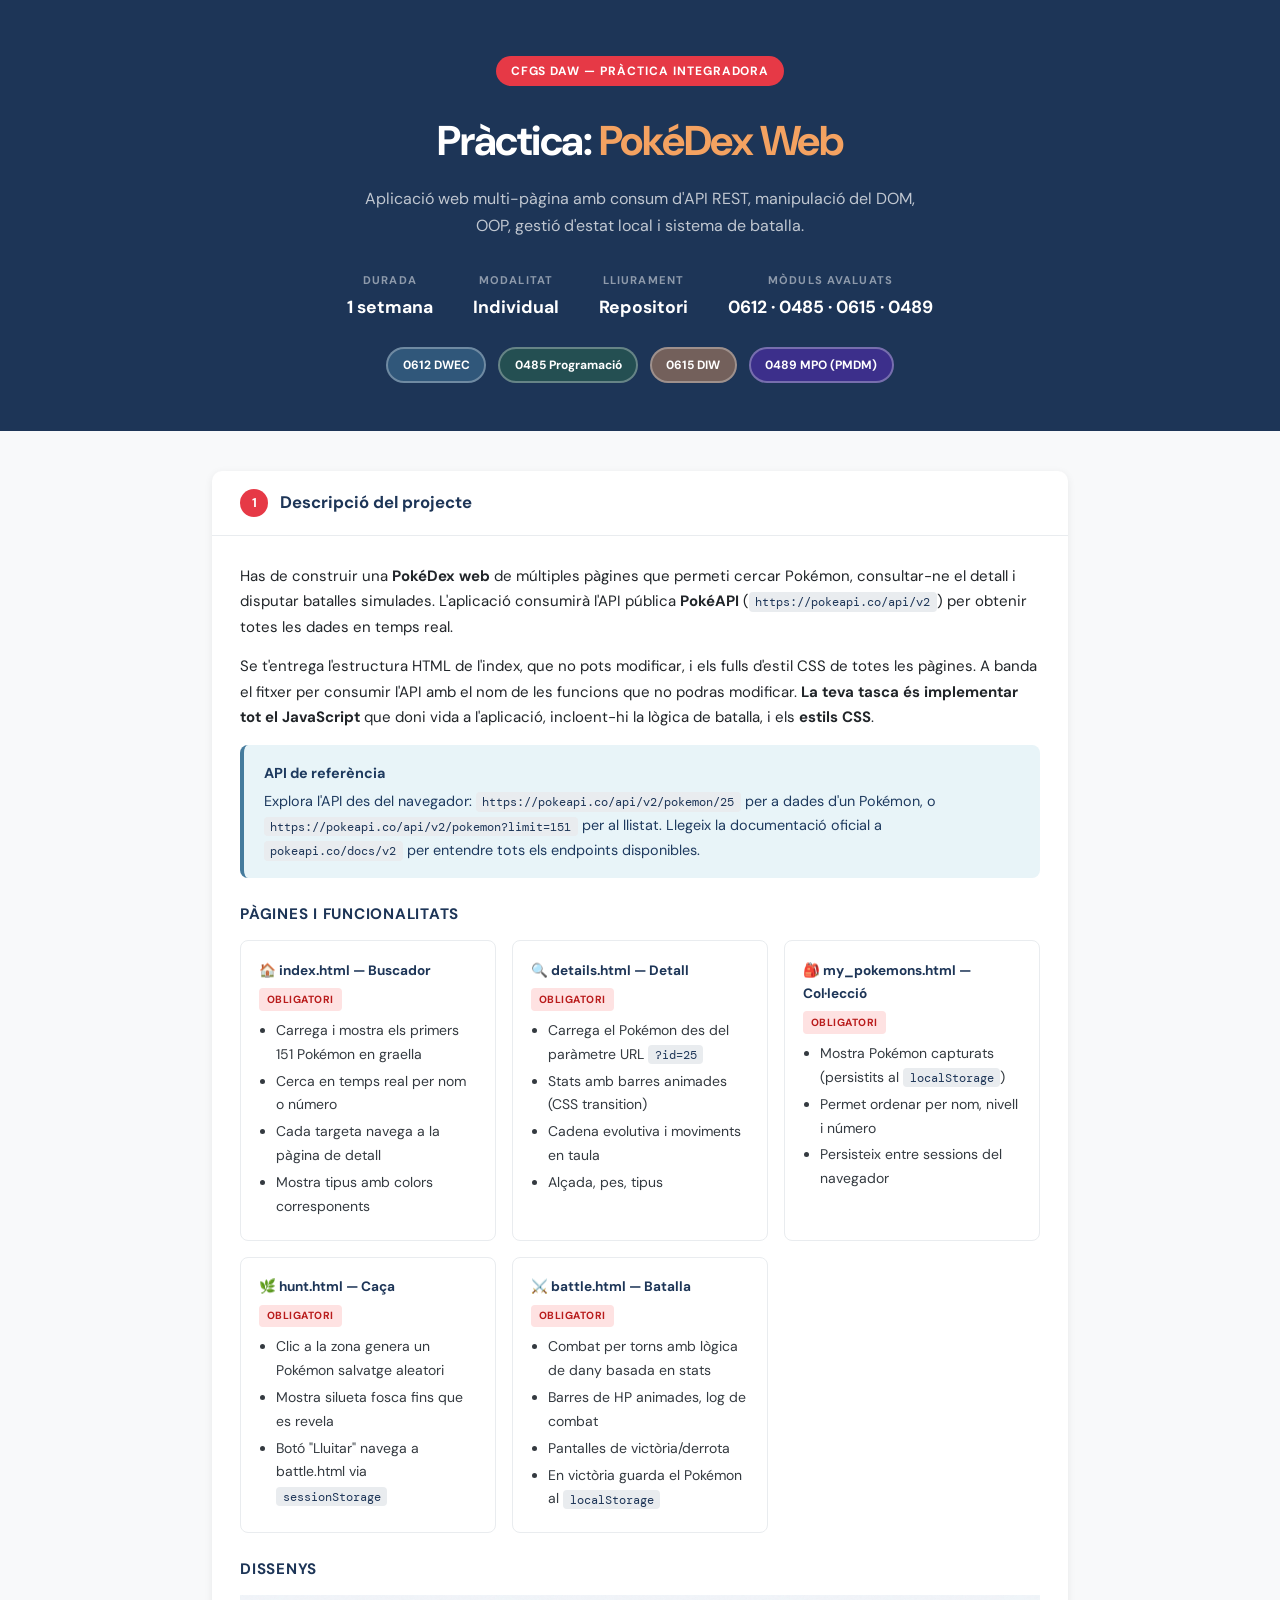
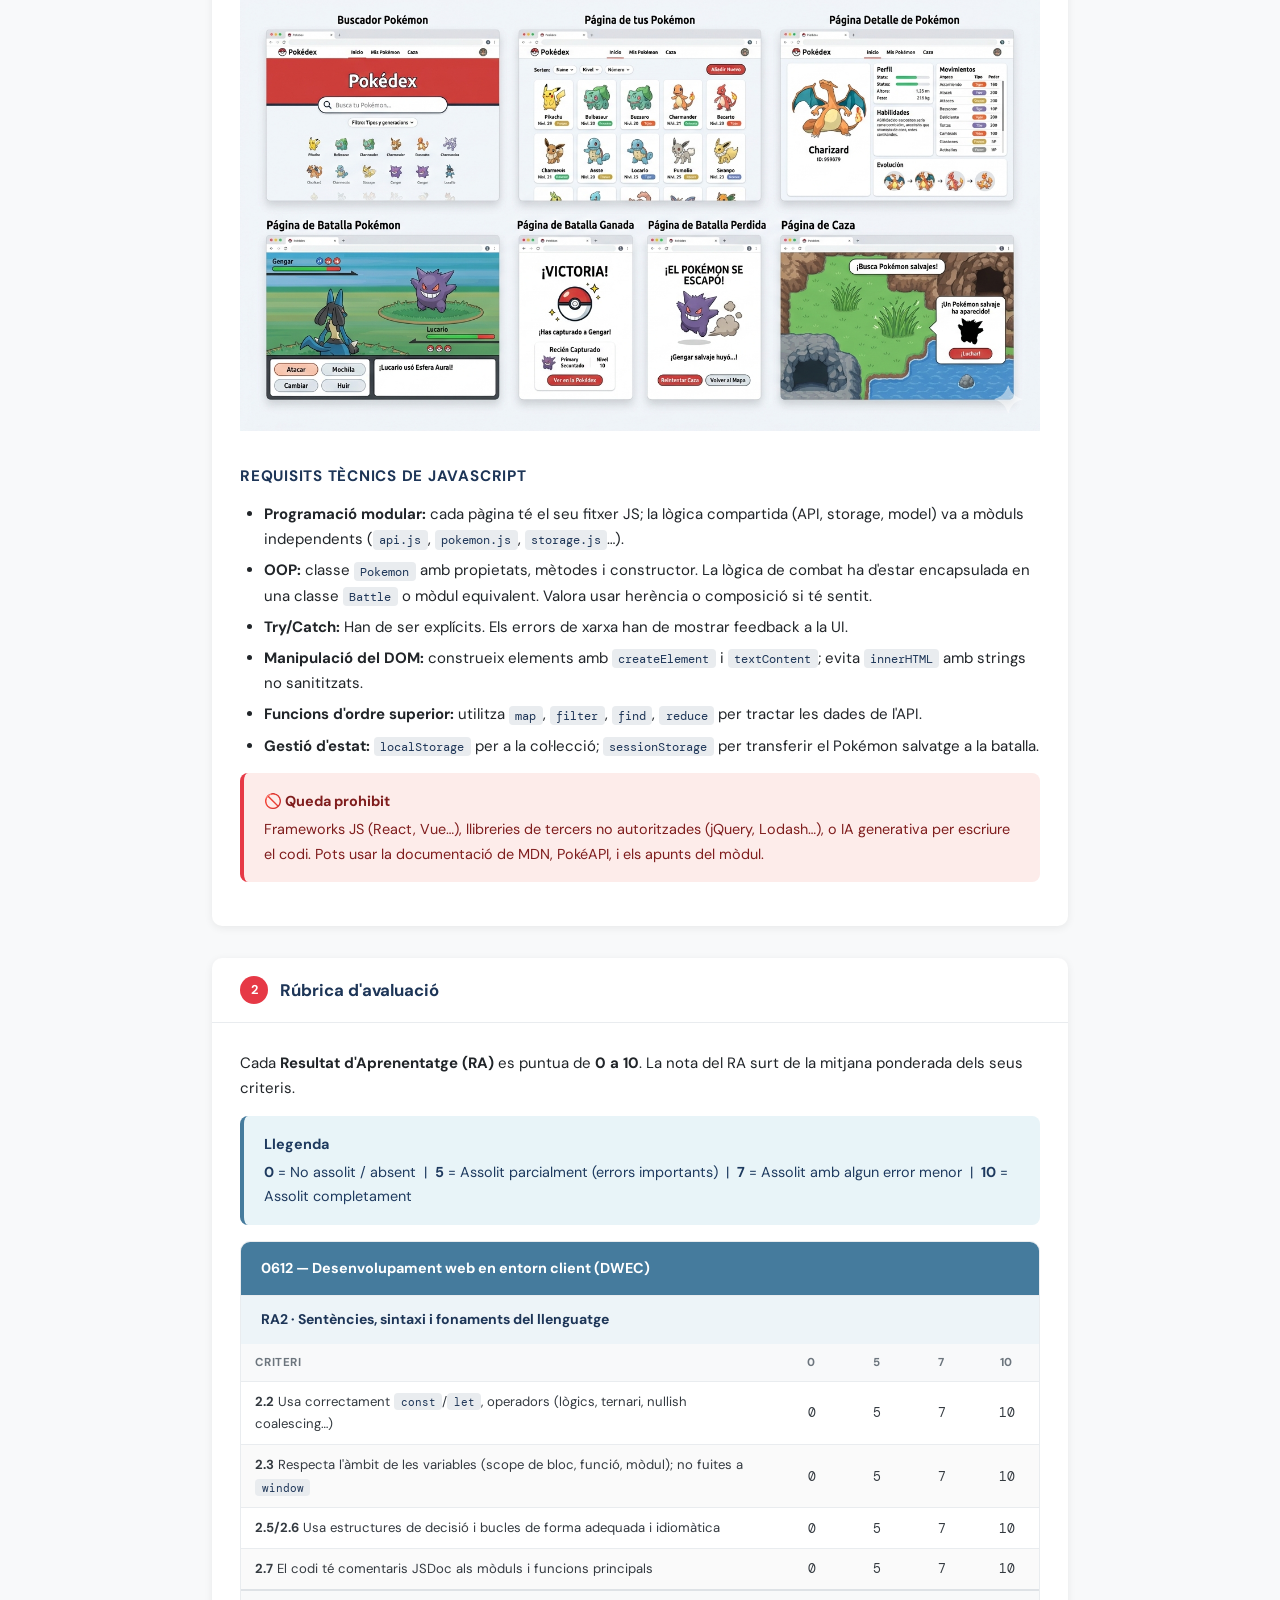
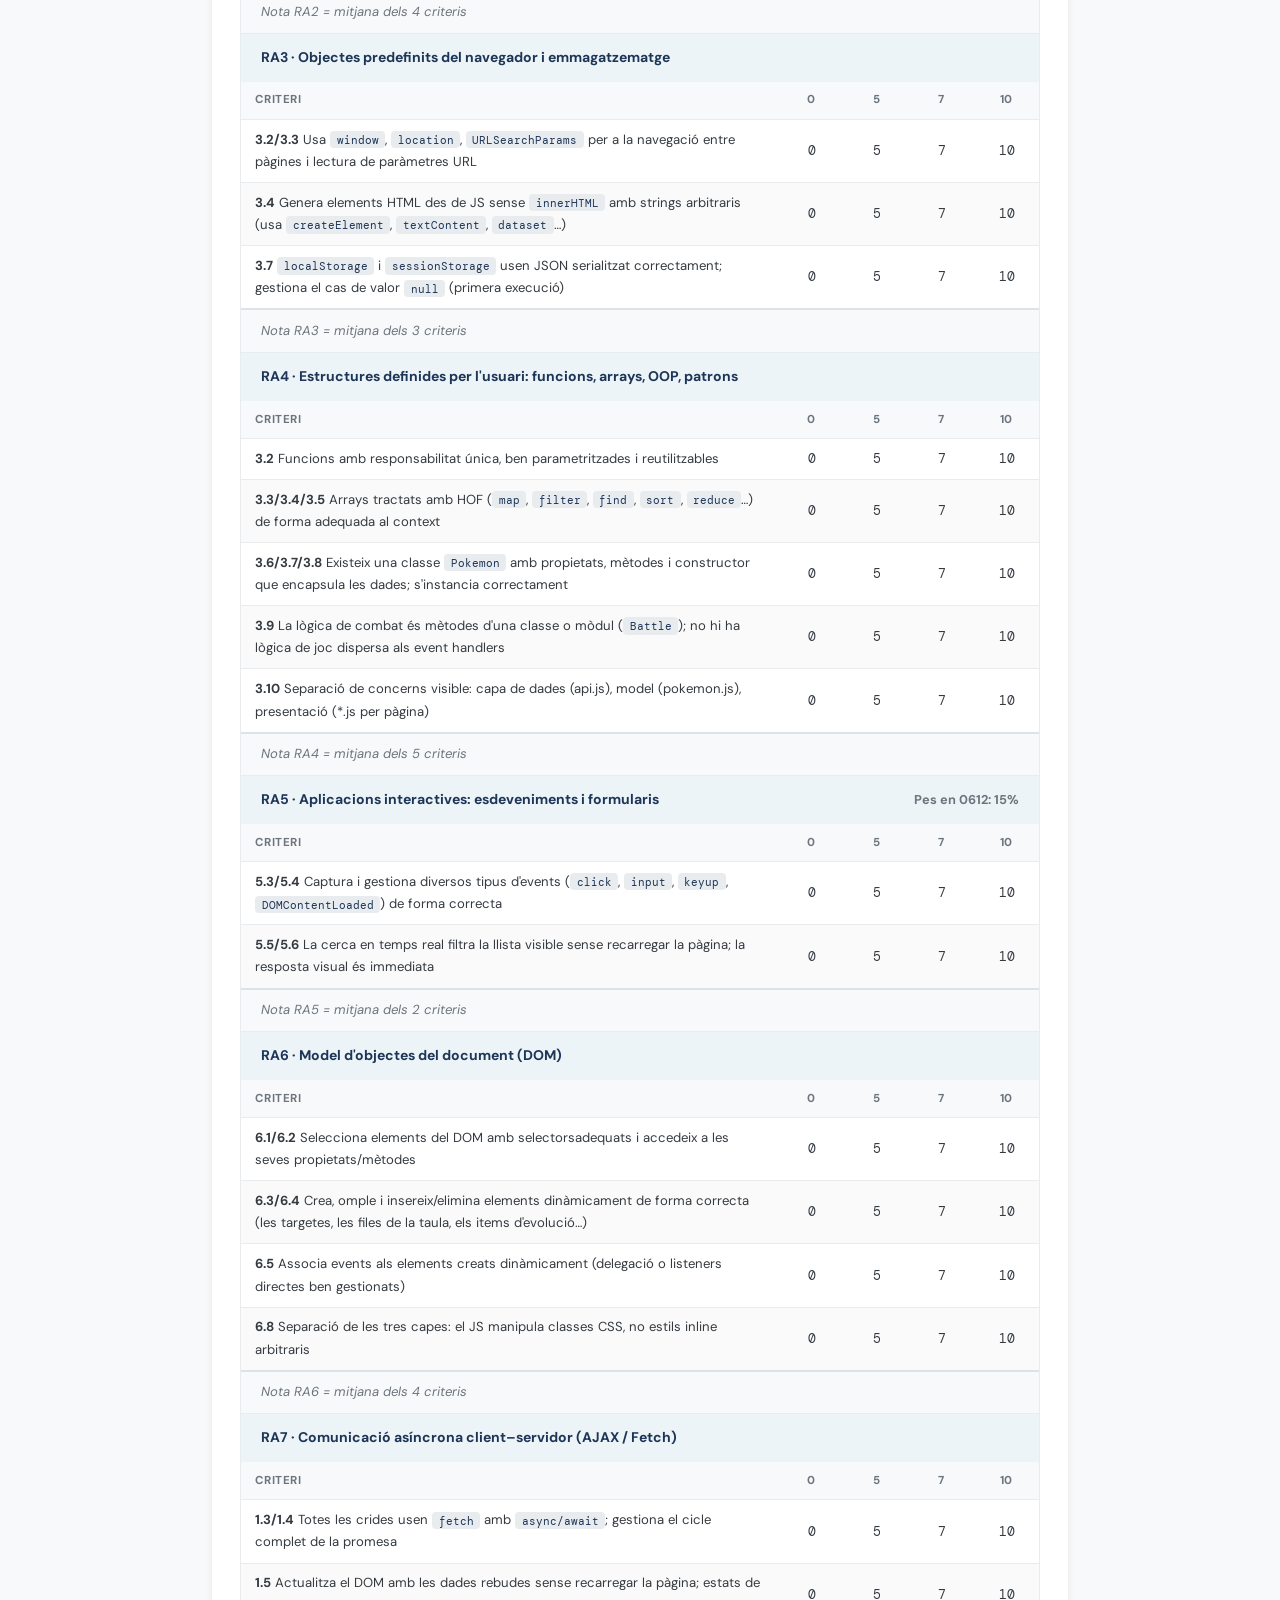
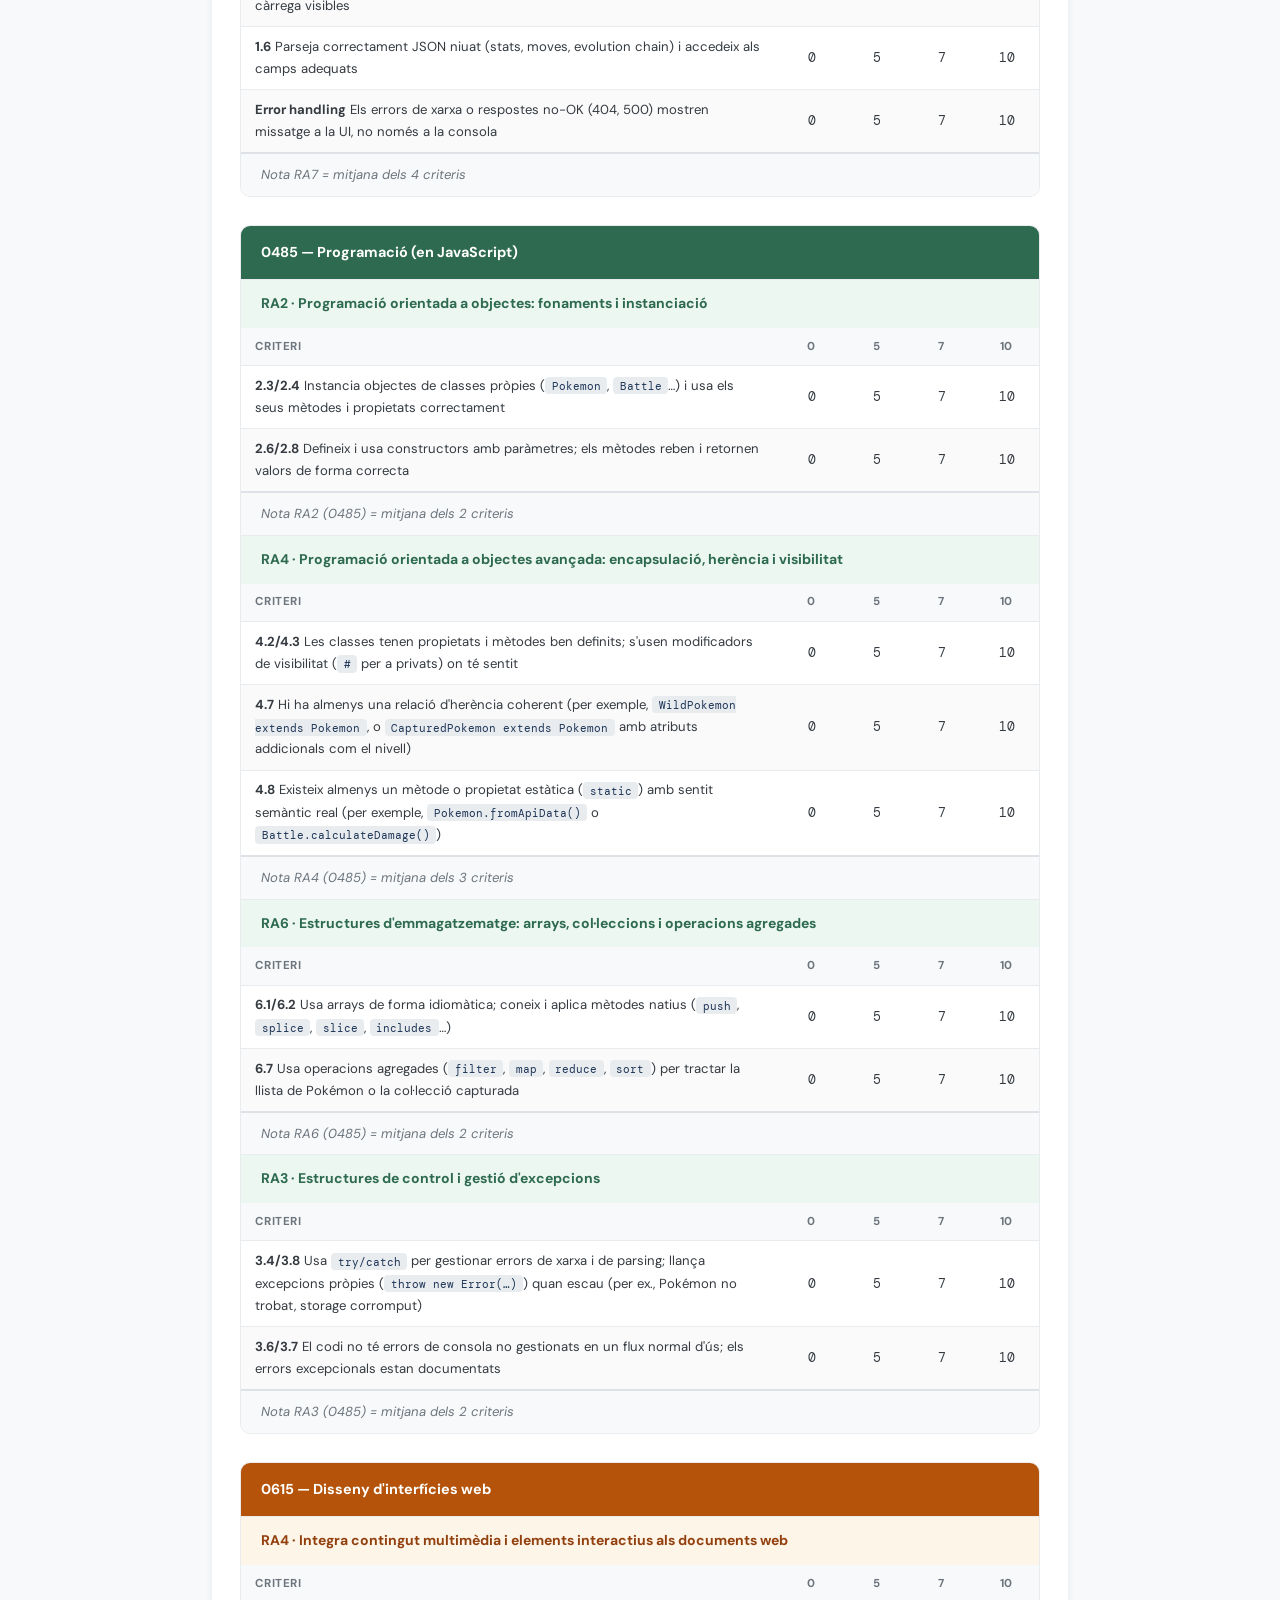
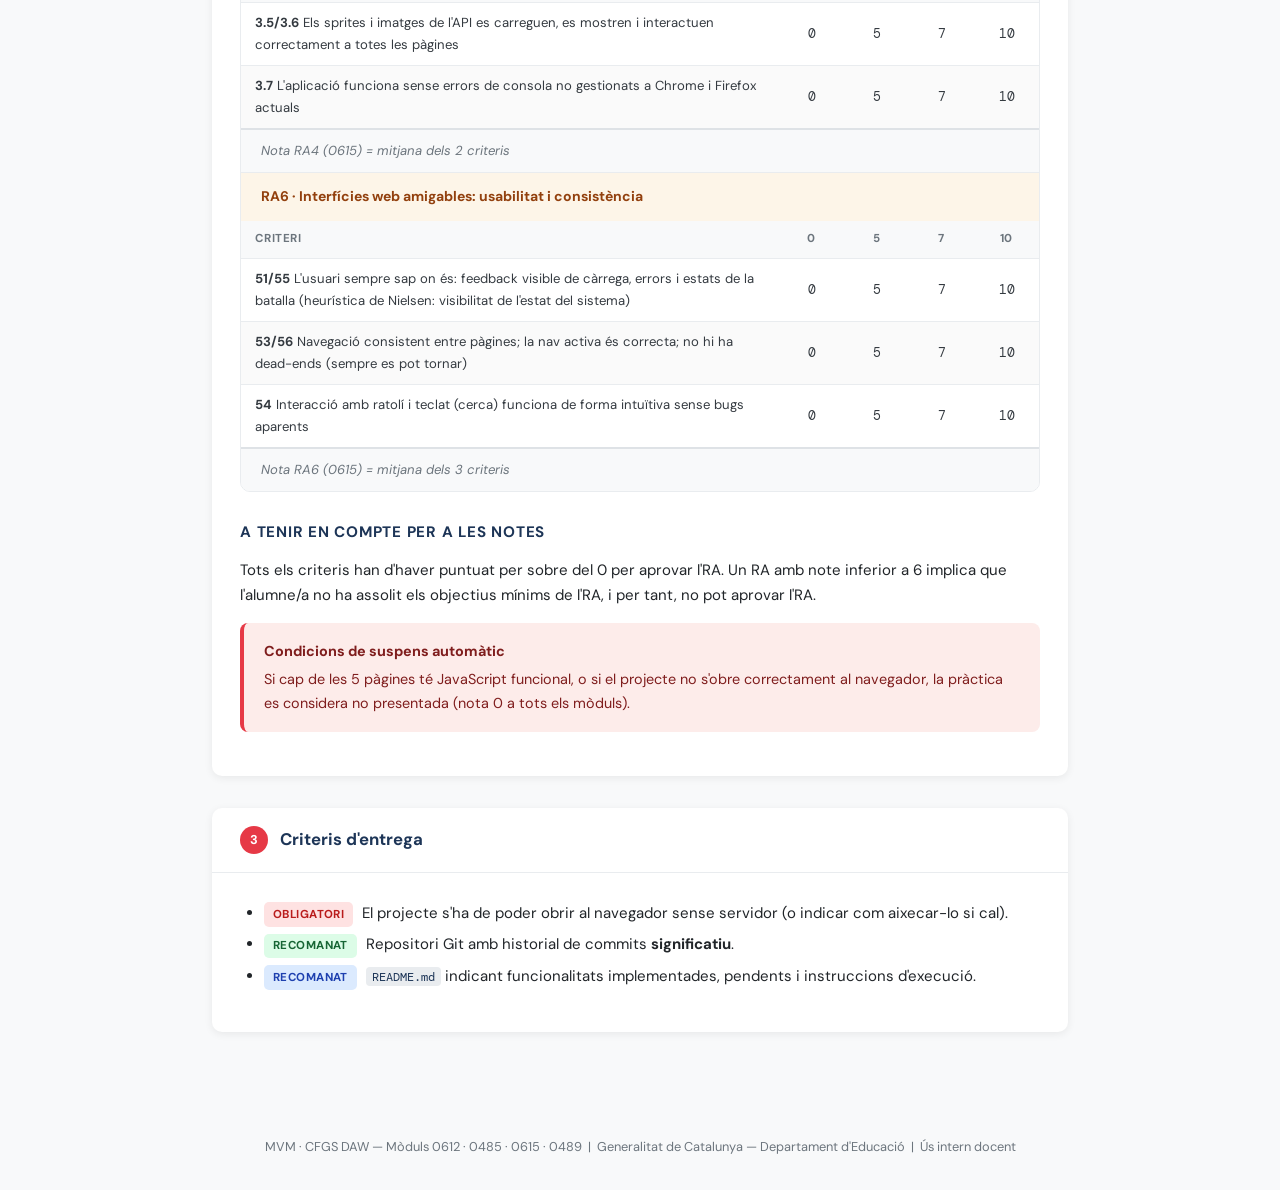
<file: docs/index.html>
<!DOCTYPE html>
<html lang="ca">

<head>
    <meta charset="UTF-8">
    <meta name="viewport" content="width=device-width, initial-scale=1.0">
    <title>Pràctica: PokéDex Web — Enunciat i Rúbrica</title>
    <style>
        @import url('https://fonts.googleapis.com/css2?family=DM+Sans:wght@400;500;600;700&family=DM+Mono:wght@400;500&display=swap');

        :root {
            --red: #e63946;
            --red-light: #fdecea;
            --blue: #1d3557;
            --blue-mid: #457b9d;
            --blue-light: #e8f4f8;
            --green: #2d6a4f;
            --green-light: #e8f5ef;
            --yellow: #f4a261;
            --yellow-light: #fef5ec;
            --purple: #6d28d9;
            --purple-light: #ede9fe;
            --gray-100: #f8f9fa;
            --gray-200: #e9ecef;
            --gray-300: #dee2e6;
            --gray-600: #6c757d;
            --gray-800: #343a40;
            --gray-900: #212529;
            --white: #fff;
            --shadow: 0 2px 8px rgba(0, 0, 0, 0.07);
            --radius: 10px;
            --font: 'DM Sans', sans-serif;
            --mono: 'DM Mono', monospace;
        }

        *,
        *::before,
        *::after {
            box-sizing: border-box;
            margin: 0;
            padding: 0;
        }

        body {
            font-family: var(--font);
            background: var(--gray-100);
            color: var(--gray-900);
            font-size: 15px;
            line-height: 1.7;
        }

        /* COVER */
        .cover {
            background: var(--blue);
            color: white;
            padding: 3.5rem 2rem 3rem;
            text-align: center;
        }

        .cover-tag {
            display: inline-block;
            background: var(--red);
            color: white;
            font-size: 0.75rem;
            font-weight: 700;
            letter-spacing: 0.08em;
            text-transform: uppercase;
            padding: 0.3rem 0.9rem;
            border-radius: 999px;
            margin-bottom: 1.25rem;
        }

        .cover h1 {
            font-size: 2.6rem;
            font-weight: 700;
            letter-spacing: -0.03em;
            margin-bottom: 0.5rem;
        }

        .cover h1 span {
            color: #f4a261;
        }

        .cover-sub {
            font-size: 1rem;
            color: rgba(255, 255, 255, 0.72);
            max-width: 560px;
            margin: 0 auto 2rem;
        }

        .cover-meta {
            display: flex;
            justify-content: center;
            gap: 2.5rem;
            flex-wrap: wrap;
        }

        .cover-meta-item {
            text-align: center;
        }

        .cover-meta-item .label {
            font-size: 0.7rem;
            font-weight: 700;
            letter-spacing: 0.1em;
            text-transform: uppercase;
            color: rgba(255, 255, 255, 0.5);
            display: block;
            margin-bottom: 0.2rem;
        }

        .cover-meta-item .value {
            font-size: 1.1rem;
            font-weight: 700;
            color: white;
        }

        /* MODULE PILLS */
        .module-pills {
            display: flex;
            justify-content: center;
            gap: 0.75rem;
            flex-wrap: wrap;
            margin-top: 1.5rem;
        }

        .mpill {
            font-size: 0.75rem;
            font-weight: 700;
            padding: 0.35rem 0.9rem;
            border-radius: 999px;
            border: 2px solid rgba(255, 255, 255, 0.3);
            color: white;
        }

        .mpill-0612 {
            background: rgba(69, 123, 157, 0.5);
        }

        .mpill-0485 {
            background: rgba(45, 106, 79, 0.5);
        }

        .mpill-0615 {
            background: rgba(244, 162, 97, 0.4);
        }

        .mpill-0489 {
            background: rgba(109, 40, 217, 0.4);
        }

        /* LAYOUT */
        .container {
            max-width: 920px;
            margin: 0 auto;
            padding: 2.5rem 2rem;
        }

        /* SECTION */
        .section {
            background: white;
            border-radius: var(--radius);
            box-shadow: var(--shadow);
            margin-bottom: 2rem;
            overflow: hidden;
        }

        .section-header {
            padding: 1.1rem 1.75rem;
            border-bottom: 1px solid var(--gray-200);
            display: flex;
            align-items: center;
            gap: 0.75rem;
        }

        .section-header .num {
            background: var(--red);
            color: white;
            font-size: 0.8rem;
            font-weight: 700;
            width: 28px;
            height: 28px;
            border-radius: 50%;
            display: flex;
            align-items: center;
            justify-content: center;
            flex-shrink: 0;
        }

        .section-header h2 {
            font-size: 1.05rem;
            font-weight: 700;
            color: var(--blue);
        }

        .section-body {
            padding: 1.75rem;
        }

        /* TEXT */
        p {
            margin-bottom: 0.9rem;
        }

        p:last-child {
            margin-bottom: 0;
        }

        h3 {
            font-size: 0.95rem;
            font-weight: 700;
            color: var(--blue);
            text-transform: uppercase;
            letter-spacing: 0.05em;
            margin-top: 1.5rem;
            margin-bottom: 0.75rem;
        }

        h3:first-child {
            margin-top: 0;
        }

        ul,
        ol {
            padding-left: 1.5rem;
            margin-bottom: 0.9rem;
        }

        li {
            margin-bottom: 0.35rem;
        }

        /* CALLOUTS */
        .callout {
            border-radius: 8px;
            padding: 1rem 1.25rem;
            margin-bottom: 1rem;
            font-size: 0.9rem;
            border-left: 4px solid;
        }

        .callout-red {
            background: var(--red-light);
            border-color: var(--red);
            color: #7f1d1d;
        }

        .callout-blue {
            background: var(--blue-light);
            border-color: var(--blue-mid);
            color: #1e3a5f;
        }

        .callout-green {
            background: var(--green-light);
            border-color: var(--green);
            color: #1a4731;
        }

        .callout-yellow {
            background: var(--yellow-light);
            border-color: var(--yellow);
            color: #7c4a0d;
        }

        .callout-purple {
            background: var(--purple-light);
            border-color: var(--purple);
            color: #3b0764;
        }

        .callout strong {
            font-weight: 700;
            display: block;
            margin-bottom: 0.2rem;
        }

        /* FEATURE GRID */
        .feature-grid {
            display: grid;
            grid-template-columns: repeat(auto-fill, minmax(250px, 1fr));
            gap: 1rem;
            margin-bottom: 1rem;
        }

        .feature-card {
            border: 1px solid var(--gray-200);
            border-radius: 8px;
            padding: 1.1rem;
        }

        .feature-card .fc-title {
            font-size: 0.85rem;
            font-weight: 700;
            color: var(--blue);
            margin-bottom: 0.5rem;
            display: flex;
            align-items: center;
            gap: 0.4rem;
            flex-wrap: wrap;
        }

        .fc-badge {
            font-size: 0.65rem;
            font-weight: 700;
            text-transform: uppercase;
            padding: 0.15rem 0.5rem;
            border-radius: 4px;
            letter-spacing: 0.05em;
        }

        .fc-badge-required {
            background: #fee2e2;
            color: #b91c1c;
        }

        .fc-badge-optional {
            background: #dbeafe;
            color: #1e40af;
        }

        .fc-badge-new {
            background: #ede9fe;
            color: #5b21b6;
        }

        .feature-card ul {
            padding-left: 1.1rem;
            margin: 0;
            font-size: 0.875rem;
        }

        .feature-card li {
            margin-bottom: 0.2rem;
            color: var(--gray-800);
        }

        /* CODE */
        pre {
            background: var(--gray-900);
            color: #e5e7eb;
            border-radius: 8px;
            padding: 1.1rem 1.25rem;
            font-family: var(--mono);
            font-size: 0.8rem;
            overflow-x: auto;
            margin-bottom: 1rem;
            line-height: 1.6;
        }

        code {
            font-family: var(--mono);
            font-size: 0.83em;
            background: var(--gray-200);
            padding: 0.1rem 0.4rem;
            border-radius: 4px;
            color: var(--blue);
        }

        pre code {
            background: none;
            padding: 0;
            color: inherit;
            font-size: 1em;
            border-radius: 0;
        }

        .cm {
            color: #6b7280;
        }

        .ck {
            color: #93c5fd;
        }

        .cs {
            color: #86efac;
        }

        .cv {
            color: #fca5a5;
        }

        .cn {
            color: #fde68a;
        }

        .cf {
            color: #c4b5fd;
        }

        /* FILE TREE */
        .file-tree {
            background: var(--gray-900);
            border-radius: 8px;
            padding: 1.1rem 1.25rem;
            font-family: var(--mono);
            font-size: 0.82rem;
            color: #d1d5db;
            margin-bottom: 1rem;
            line-height: 1.8;
        }

        .ft-dir {
            color: #93c5fd;
            font-weight: 500;
        }

        .ft-provided {
            color: #86efac;
        }

        .ft-todo {
            color: #fca5a5;
        }

        .ft-optional {
            color: #fde68a;
        }

        /* RUBRICA */
        .rubric-module {
            margin-bottom: 1.75rem;
            border: 1px solid var(--gray-200);
            border-radius: 10px;
            overflow: hidden;
        }

        .rubric-module-header {
            color: white;
            padding: 0.9rem 1.25rem;
            display: flex;
            justify-content: space-between;
            align-items: center;
            flex-wrap: wrap;
            gap: 0.5rem;
        }

        .rubric-module-header.h-0612 {
            background: var(--blue-mid);
        }

        .rubric-module-header.h-0485 {
            background: var(--green);
        }

        .rubric-module-header.h-0615 {
            background: #b45309;
        }

        .rubric-module-header.h-0489 {
            background: var(--purple);
        }

        .rubric-module-header h3 {
            font-size: 0.9rem;
            font-weight: 700;
            color: white;
            margin: 0;
            text-transform: none;
            letter-spacing: 0;
        }

        .rubric-module-header .mod-code {
            font-family: var(--mono);
            font-size: 0.8rem;
            background: rgba(255, 255, 255, 0.18);
            padding: 0.2rem 0.6rem;
            border-radius: 5px;
            white-space: nowrap;
        }

        .rubric-ra {
            border-top: 1px solid var(--gray-200);
        }

        .rubric-ra-header {
            padding: 0.75rem 1.25rem;
            display: flex;
            justify-content: space-between;
            align-items: baseline;
            gap: 1rem;
            flex-wrap: wrap;
        }

        .rubric-ra-header.rh-0612 {
            background: #edf4f8;
        }

        .rubric-ra-header.rh-0485 {
            background: #edf7f2;
        }

        .rubric-ra-header.rh-0615 {
            background: #fdf5e8;
        }

        .rubric-ra-header.rh-0489 {
            background: #f3effe;
        }

        .rubric-ra-header .ra-title {
            font-size: 0.875rem;
            font-weight: 700;
            flex: 1;
        }

        .rubric-ra-header.rh-0612 .ra-title {
            color: var(--blue);
        }

        .rubric-ra-header.rh-0485 .ra-title {
            color: var(--green);
        }

        .rubric-ra-header.rh-0615 .ra-title {
            color: #92400e;
        }

        .rubric-ra-header.rh-0489 .ra-title {
            color: var(--purple);
        }

        .rubric-ra-header .ra-weight {
            font-size: 0.8rem;
            font-weight: 700;
            color: var(--gray-600);
            white-space: nowrap;
        }

        table.criteria {
            width: 100%;
            border-collapse: collapse;
            font-size: 0.82rem;
        }

        table.criteria thead th {
            background: var(--gray-100);
            padding: 0.55rem 0.9rem;
            text-align: left;
            font-weight: 700;
            font-size: 0.72rem;
            text-transform: uppercase;
            letter-spacing: 0.05em;
            color: var(--gray-600);
            border-bottom: 1px solid var(--gray-200);
        }

        table.criteria thead th:nth-child(n+2) {
            text-align: center;
            width: 65px;
        }

        table.criteria tbody td {
            padding: 0.55rem 0.9rem;
            border-bottom: 1px solid var(--gray-200);
            vertical-align: top;
            color: var(--gray-800);
        }

        table.criteria tbody tr:last-child td {
            border-bottom: none;
        }

        table.criteria tbody tr:nth-child(even) td {
            background: #fafafa;
        }

        table.criteria td:nth-child(n+2) {
            text-align: center;
            font-family: var(--mono);
            font-size: 0.8rem;
            vertical-align: middle;
        }

        .score-0 {
            color: #b91c1c;
        }

        .score-5 {
            color: #92400e;
        }

        .score-7 {
            color: #1e40af;
        }

        .score-10 {
            color: #065f46;
        }

        .ra-total-row {
            padding: 0.6rem 1.25rem;
            background: var(--gray-100);
            border-top: 2px solid var(--gray-300);
            font-size: 0.82rem;
            color: var(--gray-600);
            font-style: italic;
        }

        /* GRADE FORMULA */
        .grade-table {
            width: 100%;
            border-collapse: collapse;
            margin-bottom: 1rem;
            font-size: 0.88rem;
        }

        .grade-table th {
            padding: 0.6rem 1rem;
            font-size: 0.72rem;
            font-weight: 700;
            text-transform: uppercase;
            letter-spacing: 0.05em;
            color: var(--gray-600);
            background: var(--gray-100);
            border-bottom: 2px solid var(--gray-300);
            text-align: left;
        }

        .grade-table td {
            padding: 0.65rem 1rem;
            border-bottom: 1px solid var(--gray-200);
        }

        .grade-table tr.total-row td {
            background: var(--blue);
            color: white;
            font-weight: 700;
        }

        .grade-table .pill-mod {
            display: inline-block;
            padding: 0.15rem 0.6rem;
            border-radius: 999px;
            font-size: 0.75rem;
            font-weight: 700;
            color: white;
        }

        .pill-0612 {
            background: var(--blue-mid);
        }

        .pill-0485 {
            background: var(--green);
        }

        .pill-0615 {
            background: #b45309;
        }

        .pill-0489 {
            background: var(--purple);
        }

        /* TAGS */
        .tag {
            display: inline-block;
            border-radius: 5px;
            padding: 0.15rem 0.55rem;
            font-size: 0.72rem;
            font-weight: 700;
            text-transform: uppercase;
            letter-spacing: 0.04em;
            margin-right: 0.3rem;
        }

        .tag-red {
            background: #fee2e2;
            color: #b91c1c;
        }

        .tag-green {
            background: #dcfce7;
            color: #166534;
        }

        .tag-blue {
            background: #dbeafe;
            color: #1e40af;
        }

        .tag-yellow {
            background: #fef9c3;
            color: #854d0e;
        }

        .doc-footer {
            text-align: center;
            padding: 2rem;
            font-size: 0.8rem;
            color: var(--gray-600);
        }

        @media print {
            body {
                background: white;
                font-size: 12px;
            }

            .cover,
            .rubric-module-header {
                -webkit-print-color-adjust: exact;
                print-color-adjust: exact;
            }

            .section {
                box-shadow: none;
                border: 1px solid var(--gray-200);
            }
        }
    </style>
</head>

<body>

    <!-- COVER -->
    <div class="cover">
        <span class="cover-tag">CFGS DAW — Pràctica integradora</span>
        <h1>Pràctica: <span>PokéDex Web</span></h1>
        <p class="cover-sub">Aplicació web multi-pàgina amb consum d'API REST, manipulació del DOM, OOP, gestió d'estat
            local i sistema de batalla.</p>
        <div class="cover-meta">
            <div class="cover-meta-item"><span class="label">Durada</span><span class="value">1 setmana</span></div>
            <div class="cover-meta-item"><span class="label">Modalitat</span><span class="value">Individual</span></div>
            <div class="cover-meta-item"><span class="label">Lliurament</span><span class="value">Repositori</span>
            </div>
            <div class="cover-meta-item"><span class="label">Mòduls avaluats</span><span class="value">0612 · 0485 ·
                    0615 · 0489</span></div>
        </div>
        <div class="module-pills">
            <span class="mpill mpill-0612">0612 DWEC</span>
            <span class="mpill mpill-0485">0485 Programació</span>
            <span class="mpill mpill-0615">0615 DIW</span>
            <span class="mpill mpill-0489">0489 MPO (PMDM)</span>
        </div>
    </div>

    <div class="container">

        <!-- ══════════════════════════════════════
     PART 1 · ENUNCIAT
     ══════════════════════════════════════ -->
        <div class="section">
            <div class="section-header">
                <div class="num">1</div>
                <h2>Descripció del projecte</h2>
            </div>
            <div class="section-body">
                <p>Has de construir una <strong>PokéDex web</strong> de múltiples pàgines que permeti cercar Pokémon,
                    consultar-ne el detall i disputar batalles simulades. L'aplicació consumirà l'API pública
                    <strong>PokéAPI</strong> (<code>https://pokeapi.co/api/v2</code>) per obtenir totes les dades en
                    temps real.
                </p>
                <p>Se t'entrega l'estructura HTML de l'index, que no pots modificar, i els fulls d'estil CSS de totes
                    les pàgines. A banda el fitxer per consumir l'API amb el nom de les funcions que no podras
                    modificar. <strong>La teva tasca és
                        implementar tot el JavaScript</strong> que doni vida a l'aplicació, incloent-hi la lògica de
                    batalla, i els <strong>estils CSS</strong>.</p>

                <div class="callout callout-blue">
                    <strong>API de referència</strong>
                    Explora l'API des del navegador: <code>https://pokeapi.co/api/v2/pokemon/25</code> per a dades d'un
                    Pokémon, o <code>https://pokeapi.co/api/v2/pokemon?limit=151</code> per al llistat. Llegeix la
                    documentació oficial a <code>pokeapi.co/docs/v2</code> per entendre tots els endpoints disponibles.
                </div>

                <h3>Pàgines i funcionalitats</h3>
                <div class="feature-grid">
                    <div class="feature-card">
                        <div class="fc-title">🏠 index.html — Buscador <span
                                class="fc-badge fc-badge-required">Obligatori</span></div>
                        <ul>
                            <li>Carrega i mostra els primers 151 Pokémon en graella</li>
                            <li>Cerca en temps real per nom o número</li>
                            <li>Cada targeta navega a la pàgina de detall</li>
                            <li>Mostra tipus amb colors corresponents</li>
                        </ul>
                    </div>
                    <div class="feature-card">
                        <div class="fc-title">🔍 details.html — Detall <span
                                class="fc-badge fc-badge-required">Obligatori</span></div>
                        <ul>
                            <li>Carrega el Pokémon des del paràmetre URL <code>?id=25</code></li>
                            <li>Stats amb barres animades (CSS transition)</li>
                            <li>Cadena evolutiva i moviments en taula</li>
                            <li>Alçada, pes, tipus</li>
                        </ul>
                    </div>
                    <div class="feature-card">
                        <div class="fc-title">🎒 my_pokemons.html — Col·lecció <span
                                class="fc-badge fc-badge-required">Obligatori</span></div>
                        <ul>
                            <li>Mostra Pokémon capturats (persistits al <code>localStorage</code>)</li>
                            <li>Permet ordenar per nom, nivell i número</li>
                            <li>Persisteix entre sessions del navegador</li>
                        </ul>
                    </div>
                    <div class="feature-card">
                        <div class="fc-title">🌿 hunt.html — Caça <span
                                class="fc-badge fc-badge-required">Obligatori</span></div>
                        <ul>
                            <li>Clic a la zona genera un Pokémon salvatge aleatori</li>
                            <li>Mostra silueta fosca fins que es revela</li>
                            <li>Botó "Lluitar" navega a battle.html via <code>sessionStorage</code></li>
                        </ul>
                    </div>
                    <div class="feature-card">
                        <div class="fc-title">⚔️ battle.html — Batalla <span
                                class="fc-badge fc-badge-required">Obligatori</span></div>
                        <ul>
                            <li>Combat per torns amb lògica de dany basada en stats</li>
                            <li>Barres de HP animades, log de combat</li>
                            <li>Pantalles de victòria/derrota</li>
                            <li>En victòria guarda el Pokémon al <code>localStorage</code></li>
                        </ul>
                    </div>
                </div>

                <h3>Dissenys</h3>
                <a href="/docs/pokedex_design.png" target="_blank"><img src="/docs/pokedex_design.png"
                        alt="Disseny de la PokéDex" width="100%"></a>
                <h3>Requisits tècnics de JavaScript</h3>
                <ul>
                    <li><strong>Programació modular:</strong> cada pàgina té el seu fitxer JS; la lògica compartida
                        (API, storage, model) va a mòduls independents (<code>api.js</code>, <code>pokemon.js</code>,
                        <code>storage.js</code>…).
                    </li>
                    <li><strong>OOP:</strong> classe <code>Pokemon</code> amb propietats, mètodes i constructor. La
                        lògica de combat ha d'estar encapsulada en una classe <code>Battle</code> o mòdul equivalent.
                        Valora usar herència o composició si té sentit.</li>
                    <li><strong>Try/Catch:</strong> Han de ser explícits. Els errors de xarxa han de mostrar feedback a
                        la UI.
                    </li>
                    <li><strong>Manipulació del DOM:</strong> construeix elements amb <code>createElement</code> i
                        <code>textContent</code>; evita <code>innerHTML</code> amb strings no sanititzats.
                    </li>
                    <li><strong>Funcions d'ordre superior:</strong> utilitza <code>map</code>, <code>filter</code>,
                        <code>find</code>, <code>reduce</code> per tractar les dades de l'API.
                    </li>
                    <li><strong>Gestió d'estat:</strong> <code>localStorage</code> per a la col·lecció;
                        <code>sessionStorage</code> per transferir el Pokémon salvatge a la batalla.
                    </li>
                </ul>

                <div class="callout callout-red">
                    <strong>🚫 Queda prohibit</strong>
                    Frameworks JS (React, Vue…), llibreries de tercers no autoritzades (jQuery, Lodash…), o IA
                    generativa per escriure el codi. Pots usar la documentació de MDN, PokéAPI, i els apunts
                    del mòdul.
                </div>
            </div>
        </div>

        <!-- ══════════════════════════════════════
     PART 2 · RÚBRICA
     ══════════════════════════════════════ -->
        <div class="section">
            <div class="section-header">
                <div class="num">2</div>
                <h2>Rúbrica d'avaluació</h2>
            </div>
            <div class="section-body">

                <p>Cada <strong>Resultat d'Aprenentatge (RA)</strong> es puntua de <strong>0 a 10</strong>. La nota del
                    RA surt de la mitjana ponderada dels seus criteris.</p>

                <div class="callout callout-blue">
                    <strong>Llegenda</strong>
                    <b>0</b> = No assolit / absent &nbsp;|&nbsp;
                    <b>5</b> = Assolit parcialment (errors importants) &nbsp;|&nbsp;
                    <b>7</b> = Assolit amb algun error menor &nbsp;|&nbsp;
                    <b>10</b> = Assolit completament
                </div>

                <!-- ═══ 0612 ═══ -->
                <div class="rubric-module">
                    <div class="rubric-module-header h-0612">
                        <h3>0612 — Desenvolupament web en entorn client (DWEC)</h3>
                    </div>

                    <div class="rubric-ra">
                        <div class="rubric-ra-header rh-0612">
                            <span class="ra-title">RA2 · Sentències, sintaxi i fonaments del llenguatge</span>
                        </div>
                        <table class="criteria">
                            <thead>
                                <tr>
                                    <th>Criteri</th>
                                    <th>0</th>
                                    <th>5</th>
                                    <th>7</th>
                                    <th>10</th>
                                </tr>
                            </thead>
                            <tbody>
                                <tr>
                                    <td><strong>2.2</strong> Usa correctament <code>const</code>/<code>let</code>,
                                        operadors (lògics, ternari, nullish coalescing…)</td>
                                    <td class="score-0">0</td>
                                    <td class="score-5">5</td>
                                    <td class="score-7">7</td>
                                    <td class="score-10">10</td>
                                </tr>
                                <tr>
                                    <td><strong>2.3</strong> Respecta l'àmbit de les variables (scope de bloc, funció,
                                        mòdul); no fuites a <code>window</code></td>
                                    <td class="score-0">0</td>
                                    <td class="score-5">5</td>
                                    <td class="score-7">7</td>
                                    <td class="score-10">10</td>
                                </tr>
                                <tr>
                                    <td><strong>2.5/2.6</strong> Usa estructures de decisió i bucles de forma adequada i
                                        idiomàtica</td>
                                    <td class="score-0">0</td>
                                    <td class="score-5">5</td>
                                    <td class="score-7">7</td>
                                    <td class="score-10">10</td>
                                </tr>
                                <tr>
                                    <td><strong>2.7</strong> El codi té comentaris JSDoc als mòduls i funcions
                                        principals</td>
                                    <td class="score-0">0</td>
                                    <td class="score-5">5</td>
                                    <td class="score-7">7</td>
                                    <td class="score-10">10</td>
                                </tr>
                            </tbody>
                        </table>
                        <div class="ra-total-row">Nota RA2 = mitjana dels 4 criteris</div>
                    </div>

                    <div class="rubric-ra">
                        <div class="rubric-ra-header rh-0612">
                            <span class="ra-title">RA3 · Objectes predefinits del navegador i emmagatzematge</span>
                        </div>
                        <table class="criteria">
                            <thead>
                                <tr>
                                    <th>Criteri</th>
                                    <th>0</th>
                                    <th>5</th>
                                    <th>7</th>
                                    <th>10</th>
                                </tr>
                            </thead>
                            <tbody>
                                <tr>
                                    <td><strong>3.2/3.3</strong> Usa <code>window</code>, <code>location</code>,
                                        <code>URLSearchParams</code> per a la navegació entre pàgines i lectura de
                                        paràmetres URL
                                    </td>
                                    <td class="score-0">0</td>
                                    <td class="score-5">5</td>
                                    <td class="score-7">7</td>
                                    <td class="score-10">10</td>
                                </tr>
                                <tr>
                                    <td><strong>3.4</strong> Genera elements HTML des de JS sense <code>innerHTML</code>
                                        amb strings arbitraris (usa <code>createElement</code>,
                                        <code>textContent</code>, <code>dataset</code>…)
                                    </td>
                                    <td class="score-0">0</td>
                                    <td class="score-5">5</td>
                                    <td class="score-7">7</td>
                                    <td class="score-10">10</td>
                                </tr>
                                <tr>
                                    <td><strong>3.7</strong> <code>localStorage</code> i <code>sessionStorage</code>
                                        usen JSON serialitzat correctament; gestiona el cas de valor <code>null</code>
                                        (primera execució)</td>
                                    <td class="score-0">0</td>
                                    <td class="score-5">5</td>
                                    <td class="score-7">7</td>
                                    <td class="score-10">10</td>
                                </tr>
                            </tbody>
                        </table>
                        <div class="ra-total-row">Nota RA3 = mitjana dels 3 criteris</div>
                    </div>

                    <div class="rubric-ra">
                        <div class="rubric-ra-header rh-0612">
                            <span class="ra-title">RA4 · Estructures definides per l'usuari: funcions, arrays, OOP,
                                patrons</span>
                        </div>
                        <table class="criteria">
                            <thead>
                                <tr>
                                    <th>Criteri</th>
                                    <th>0</th>
                                    <th>5</th>
                                    <th>7</th>
                                    <th>10</th>
                                </tr>
                            </thead>
                            <tbody>
                                <tr>
                                    <td><strong>3.2</strong> Funcions amb responsabilitat única, ben parametritzades i
                                        reutilitzables</td>
                                    <td class="score-0">0</td>
                                    <td class="score-5">5</td>
                                    <td class="score-7">7</td>
                                    <td class="score-10">10</td>
                                </tr>
                                <tr>
                                    <td><strong>3.3/3.4/3.5</strong> Arrays tractats amb HOF (<code>map</code>,
                                        <code>filter</code>, <code>find</code>, <code>sort</code>, <code>reduce</code>…)
                                        de forma adequada al context
                                    </td>
                                    <td class="score-0">0</td>
                                    <td class="score-5">5</td>
                                    <td class="score-7">7</td>
                                    <td class="score-10">10</td>
                                </tr>
                                <tr>
                                    <td><strong>3.6/3.7/3.8</strong> Existeix una classe <code>Pokemon</code> amb
                                        propietats, mètodes i constructor que encapsula les dades; s'instancia
                                        correctament</td>
                                    <td class="score-0">0</td>
                                    <td class="score-5">5</td>
                                    <td class="score-7">7</td>
                                    <td class="score-10">10</td>
                                </tr>
                                <tr>
                                    <td><strong>3.9</strong> La lògica de combat és mètodes d'una classe o mòdul
                                        (<code>Battle</code>); no hi ha lògica de joc dispersa als event handlers</td>
                                    <td class="score-0">0</td>
                                    <td class="score-5">5</td>
                                    <td class="score-7">7</td>
                                    <td class="score-10">10</td>
                                </tr>
                                <tr>
                                    <td><strong>3.10</strong> Separació de concerns visible: capa de dades (api.js),
                                        model (pokemon.js), presentació (*.js per pàgina)</td>
                                    <td class="score-0">0</td>
                                    <td class="score-5">5</td>
                                    <td class="score-7">7</td>
                                    <td class="score-10">10</td>
                                </tr>
                            </tbody>
                        </table>
                        <div class="ra-total-row">Nota RA4 = mitjana dels 5 criteris</div>
                    </div>

                    <div class="rubric-ra">
                        <div class="rubric-ra-header rh-0612">
                            <span class="ra-title">RA5 · Aplicacions interactives: esdeveniments i formularis</span>
                            <span class="ra-weight">Pes en 0612: 15%</span>
                        </div>
                        <table class="criteria">
                            <thead>
                                <tr>
                                    <th>Criteri</th>
                                    <th>0</th>
                                    <th>5</th>
                                    <th>7</th>
                                    <th>10</th>
                                </tr>
                            </thead>
                            <tbody>
                                <tr>
                                    <td><strong>5.3/5.4</strong> Captura i gestiona diversos tipus d'events
                                        (<code>click</code>, <code>input</code>, <code>keyup</code>,
                                        <code>DOMContentLoaded</code>) de forma correcta
                                    </td>
                                    <td class="score-0">0</td>
                                    <td class="score-5">5</td>
                                    <td class="score-7">7</td>
                                    <td class="score-10">10</td>
                                </tr>
                                <tr>
                                    <td><strong>5.5/5.6</strong> La cerca en temps real filtra la llista visible sense
                                        recarregar la pàgina; la resposta visual és immediata</td>
                                    <td class="score-0">0</td>
                                    <td class="score-5">5</td>
                                    <td class="score-7">7</td>
                                    <td class="score-10">10</td>
                                </tr>
                            </tbody>
                        </table>
                        <div class="ra-total-row">Nota RA5 = mitjana dels 2 criteris</div>
                    </div>

                    <div class="rubric-ra">
                        <div class="rubric-ra-header rh-0612">
                            <span class="ra-title">RA6 · Model d'objectes del document (DOM)</span>
                        </div>
                        <table class="criteria">
                            <thead>
                                <tr>
                                    <th>Criteri</th>
                                    <th>0</th>
                                    <th>5</th>
                                    <th>7</th>
                                    <th>10</th>
                                </tr>
                            </thead>
                            <tbody>
                                <tr>
                                    <td><strong>6.1/6.2</strong> Selecciona elements del DOM amb selectorsadequats i
                                        accedeix a les seves propietats/mètodes</td>
                                    <td class="score-0">0</td>
                                    <td class="score-5">5</td>
                                    <td class="score-7">7</td>
                                    <td class="score-10">10</td>
                                </tr>
                                <tr>
                                    <td><strong>6.3/6.4</strong> Crea, omple i insereix/elimina elements dinàmicament de
                                        forma correcta (les targetes, les files de la taula, els items d'evolució…)</td>
                                    <td class="score-0">0</td>
                                    <td class="score-5">5</td>
                                    <td class="score-7">7</td>
                                    <td class="score-10">10</td>
                                </tr>
                                <tr>
                                    <td><strong>6.5</strong> Associa events als elements creats dinàmicament (delegació
                                        o listeners directes ben gestionats)</td>
                                    <td class="score-0">0</td>
                                    <td class="score-5">5</td>
                                    <td class="score-7">7</td>
                                    <td class="score-10">10</td>
                                </tr>
                                <tr>
                                    <td><strong>6.8</strong> Separació de les tres capes: el JS manipula classes CSS, no
                                        estils inline arbitraris</td>
                                    <td class="score-0">0</td>
                                    <td class="score-5">5</td>
                                    <td class="score-7">7</td>
                                    <td class="score-10">10</td>
                                </tr>
                            </tbody>
                        </table>
                        <div class="ra-total-row">Nota RA6 = mitjana dels 4 criteris</div>
                    </div>

                    <div class="rubric-ra">
                        <div class="rubric-ra-header rh-0612">
                            <span class="ra-title">RA7 · Comunicació asíncrona client–servidor (AJAX / Fetch)</span>
                        </div>
                        <table class="criteria">
                            <thead>
                                <tr>
                                    <th>Criteri</th>
                                    <th>0</th>
                                    <th>5</th>
                                    <th>7</th>
                                    <th>10</th>
                                </tr>
                            </thead>
                            <tbody>
                                <tr>
                                    <td><strong>1.3/1.4</strong> Totes les crides usen <code>fetch</code> amb
                                        <code>async/await</code>; gestiona el cicle complet de la promesa
                                    </td>
                                    <td class="score-0">0</td>
                                    <td class="score-5">5</td>
                                    <td class="score-7">7</td>
                                    <td class="score-10">10</td>
                                </tr>
                                <tr>
                                    <td><strong>1.5</strong> Actualitza el DOM amb les dades rebudes sense recarregar la
                                        pàgina; estats de càrrega visibles</td>
                                    <td class="score-0">0</td>
                                    <td class="score-5">5</td>
                                    <td class="score-7">7</td>
                                    <td class="score-10">10</td>
                                </tr>
                                <tr>
                                    <td><strong>1.6</strong> Parseja correctament JSON niuat (stats, moves, evolution
                                        chain) i accedeix als camps adequats</td>
                                    <td class="score-0">0</td>
                                    <td class="score-5">5</td>
                                    <td class="score-7">7</td>
                                    <td class="score-10">10</td>
                                </tr>
                                <tr>
                                    <td><strong>Error handling</strong> Els errors de xarxa o respostes no-OK (404, 500)
                                        mostren missatge a la UI, no només a la consola</td>
                                    <td class="score-0">0</td>
                                    <td class="score-5">5</td>
                                    <td class="score-7">7</td>
                                    <td class="score-10">10</td>
                                </tr>
                            </tbody>
                        </table>
                        <div class="ra-total-row">Nota RA7 = mitjana dels 4 criteris</div>
                    </div>
                </div><!-- /0612 -->

                <!-- ═══ 0485 ═══ -->
                <div class="rubric-module">
                    <div class="rubric-module-header h-0485">
                        <h3>0485 — Programació (en JavaScript)</h3>
                    </div>

                    <div class="rubric-ra">
                        <div class="rubric-ra-header rh-0485">
                            <span class="ra-title">RA2 · Programació orientada a objectes: fonaments i
                                instanciació</span>
                        </div>
                        <table class="criteria">
                            <thead>
                                <tr>
                                    <th>Criteri</th>
                                    <th>0</th>
                                    <th>5</th>
                                    <th>7</th>
                                    <th>10</th>
                                </tr>
                            </thead>
                            <tbody>
                                <tr>
                                    <td><strong>2.3/2.4</strong> Instancia objectes de classes pròpies
                                        (<code>Pokemon</code>, <code>Battle</code>…) i usa els seus mètodes i propietats
                                        correctament</td>
                                    <td class="score-0">0</td>
                                    <td class="score-5">5</td>
                                    <td class="score-7">7</td>
                                    <td class="score-10">10</td>
                                </tr>
                                <tr>
                                    <td><strong>2.6/2.8</strong> Defineix i usa constructors amb paràmetres; els mètodes
                                        reben i retornen valors de forma correcta</td>
                                    <td class="score-0">0</td>
                                    <td class="score-5">5</td>
                                    <td class="score-7">7</td>
                                    <td class="score-10">10</td>
                                </tr>
                            </tbody>
                        </table>
                        <div class="ra-total-row">Nota RA2 (0485) = mitjana dels 2 criteris</div>
                    </div>

                    <div class="rubric-ra">
                        <div class="rubric-ra-header rh-0485">
                            <span class="ra-title">RA4 · Programació orientada a objectes avançada: encapsulació,
                                herència i visibilitat</span>
                        </div>
                        <table class="criteria">
                            <thead>
                                <tr>
                                    <th>Criteri</th>
                                    <th>0</th>
                                    <th>5</th>
                                    <th>7</th>
                                    <th>10</th>
                                </tr>
                            </thead>
                            <tbody>
                                <tr>
                                    <td><strong>4.2/4.3</strong> Les classes tenen propietats i mètodes ben definits;
                                        s'usen modificadors de visibilitat (<code>#</code> per a privats) on té sentit
                                    </td>
                                    <td class="score-0">0</td>
                                    <td class="score-5">5</td>
                                    <td class="score-7">7</td>
                                    <td class="score-10">10</td>
                                </tr>
                                <tr>
                                    <td><strong>4.7</strong> Hi ha almenys una relació d'herència coherent (per exemple,
                                        <code>WildPokemon extends Pokemon</code>, o
                                        <code>CapturedPokemon extends Pokemon</code> amb atributs addicionals com el
                                        nivell)
                                    </td>
                                    <td class="score-0">0</td>
                                    <td class="score-5">5</td>
                                    <td class="score-7">7</td>
                                    <td class="score-10">10</td>
                                </tr>
                                <tr>
                                    <td><strong>4.8</strong> Existeix almenys un mètode o propietat estàtica
                                        (<code>static</code>) amb sentit semàntic real (per exemple,
                                        <code>Pokemon.fromApiData()</code> o <code>Battle.calculateDamage()</code>)
                                    </td>
                                    <td class="score-0">0</td>
                                    <td class="score-5">5</td>
                                    <td class="score-7">7</td>
                                    <td class="score-10">10</td>
                                </tr>
                            </tbody>
                        </table>
                        <div class="ra-total-row">Nota RA4 (0485) = mitjana dels 3 criteris</div>
                    </div>

                    <div class="rubric-ra">
                        <div class="rubric-ra-header rh-0485">
                            <span class="ra-title">RA6 · Estructures d'emmagatzematge: arrays, col·leccions i operacions
                                agregades</span>
                        </div>
                        <table class="criteria">
                            <thead>
                                <tr>
                                    <th>Criteri</th>
                                    <th>0</th>
                                    <th>5</th>
                                    <th>7</th>
                                    <th>10</th>
                                </tr>
                            </thead>
                            <tbody>
                                <tr>
                                    <td><strong>6.1/6.2</strong> Usa arrays de forma idiomàtica; coneix i aplica mètodes
                                        natius (<code>push</code>, <code>splice</code>, <code>slice</code>,
                                        <code>includes</code>…)
                                    </td>
                                    <td class="score-0">0</td>
                                    <td class="score-5">5</td>
                                    <td class="score-7">7</td>
                                    <td class="score-10">10</td>
                                </tr>
                                <tr>
                                    <td><strong>6.7</strong> Usa operacions agregades (<code>filter</code>,
                                        <code>map</code>, <code>reduce</code>, <code>sort</code>) per tractar la llista
                                        de Pokémon o la col·lecció capturada
                                    </td>
                                    <td class="score-0">0</td>
                                    <td class="score-5">5</td>
                                    <td class="score-7">7</td>
                                    <td class="score-10">10</td>
                                </tr>
                            </tbody>
                        </table>
                        <div class="ra-total-row">Nota RA6 (0485) = mitjana dels 2 criteris</div>
                    </div>

                    <div class="rubric-ra">
                        <div class="rubric-ra-header rh-0485">
                            <span class="ra-title">RA3 · Estructures de control i gestió d'excepcions</span>
                        </div>
                        <table class="criteria">
                            <thead>
                                <tr>
                                    <th>Criteri</th>
                                    <th>0</th>
                                    <th>5</th>
                                    <th>7</th>
                                    <th>10</th>
                                </tr>
                            </thead>
                            <tbody>
                                <tr>
                                    <td><strong>3.4/3.8</strong> Usa <code>try/catch</code> per gestionar errors de
                                        xarxa i de parsing; llança excepcions pròpies (<code>throw new Error(…)</code>)
                                        quan escau (per ex., Pokémon no trobat, storage corromput)</td>
                                    <td class="score-0">0</td>
                                    <td class="score-5">5</td>
                                    <td class="score-7">7</td>
                                    <td class="score-10">10</td>
                                </tr>
                                <tr>
                                    <td><strong>3.6/3.7</strong> El codi no té errors de consola no gestionats en un
                                        flux normal d'ús; els errors excepcionals estan documentats</td>
                                    <td class="score-0">0</td>
                                    <td class="score-5">5</td>
                                    <td class="score-7">7</td>
                                    <td class="score-10">10</td>
                                </tr>
                            </tbody>
                        </table>
                        <div class="ra-total-row">Nota RA3 (0485) = mitjana dels 2 criteris</div>
                    </div>
                </div><!-- /0485 -->

                <!-- ═══ 0615 ═══ -->
                <div class="rubric-module">
                    <div class="rubric-module-header h-0615">
                        <h3>0615 — Disseny d'interfícies web</h3>
                    </div>

                    <div class="rubric-ra">
                        <div class="rubric-ra-header rh-0615">
                            <span class="ra-title">RA4 · Integra contingut multimèdia i elements interactius als
                                documents web</span>
                        </div>
                        <table class="criteria">
                            <thead>
                                <tr>
                                    <th>Criteri</th>
                                    <th>0</th>
                                    <th>5</th>
                                    <th>7</th>
                                    <th>10</th>
                                </tr>
                            </thead>
                            <tbody>
                                <tr>
                                    <td><strong>3.5/3.6</strong> Els sprites i imatges de l'API es carreguen, es mostren
                                        i interactuen correctament a totes les pàgines</td>
                                    <td class="score-0">0</td>
                                    <td class="score-5">5</td>
                                    <td class="score-7">7</td>
                                    <td class="score-10">10</td>
                                </tr>
                                <tr>
                                    <td><strong>3.7</strong> L'aplicació funciona sense errors de consola no gestionats
                                        a Chrome i Firefox actuals</td>
                                    <td class="score-0">0</td>
                                    <td class="score-5">5</td>
                                    <td class="score-7">7</td>
                                    <td class="score-10">10</td>
                                </tr>
                            </tbody>
                        </table>
                        <div class="ra-total-row">Nota RA4 (0615) = mitjana dels 2 criteris</div>
                    </div>

                    <div class="rubric-ra">
                        <div class="rubric-ra-header rh-0615">
                            <span class="ra-title">RA6 · Interfícies web amigables: usabilitat i consistència</span>
                        </div>
                        <table class="criteria">
                            <thead>
                                <tr>
                                    <th>Criteri</th>
                                    <th>0</th>
                                    <th>5</th>
                                    <th>7</th>
                                    <th>10</th>
                                </tr>
                            </thead>
                            <tbody>
                                <tr>
                                    <td><strong>51/55</strong> L'usuari sempre sap on és: feedback visible de càrrega,
                                        errors i estats de la batalla (heurística de Nielsen: visibilitat de l'estat del
                                        sistema)</td>
                                    <td class="score-0">0</td>
                                    <td class="score-5">5</td>
                                    <td class="score-7">7</td>
                                    <td class="score-10">10</td>
                                </tr>
                                <tr>
                                    <td><strong>53/56</strong> Navegació consistent entre pàgines; la nav activa és
                                        correcta; no hi ha dead-ends (sempre es pot tornar)</td>
                                    <td class="score-0">0</td>
                                    <td class="score-5">5</td>
                                    <td class="score-7">7</td>
                                    <td class="score-10">10</td>
                                </tr>
                                <tr>
                                    <td><strong>54</strong> Interacció amb ratolí i teclat (cerca) funciona de forma
                                        intuïtiva sense bugs aparents</td>
                                    <td class="score-0">0</td>
                                    <td class="score-5">5</td>
                                    <td class="score-7">7</td>
                                    <td class="score-10">10</td>
                                </tr>
                            </tbody>
                        </table>
                        <div class="ra-total-row">Nota RA6 (0615) = mitjana dels 3 criteris</div>
                    </div>
                </div><!-- /0615 -->

                <!-- NOTA FINAL -->
                <h3>A tenir en compte per a les notes</h3>

                <p>
                    Tots els criteris han d'haver puntuat per sobre del 0 per aprovar l'RA.
                    Un RA amb note inferior a 6 implica que l'alumne/a no ha assolit els objectius mínims de l'RA, i per
                    tant, no pot aprovar l'RA.
                </p>


                <div class="callout callout-red">
                    <strong>Condicions de suspens automàtic</strong>
                    Si cap de les 5 pàgines té JavaScript funcional, o si el projecte no s'obre correctament al
                    navegador, la pràctica es considera no presentada (nota 0 a tots els mòduls).
                </div>

            </div>
        </div>

        <!-- ENTREGA -->
        <div class="section">
            <div class="section-header">
                <div class="num">3</div>
                <h2>Criteris d'entrega</h2>
            </div>
            <div class="section-body">
                <ul>
                    <li><span class="tag tag-red">Obligatori</span> El projecte s'ha de poder obrir al navegador sense
                        servidor (o indicar com aixecar-lo si cal).</li>
                    <li><span class="tag tag-green">Recomanat</span> Repositori Git amb historial de commits
                        <strong>significatiu</strong>.
                    </li>
                    <li><span class="tag tag-blue">Recomanat</span> <code>README.md</code> indicant funcionalitats
                        implementades, pendents i instruccions d'execució.</li>
                </ul>
            </div>
        </div>

    </div><!-- /container -->
    <div class="doc-footer">
        MVM · CFGS DAW — Mòduls 0612 · 0485 · 0615 · 0489 &nbsp;|&nbsp; Generalitat de Catalunya — Departament
        d'Educació
        &nbsp;|&nbsp; Ús intern docent
    </div>
</body>

</html>
</file>
